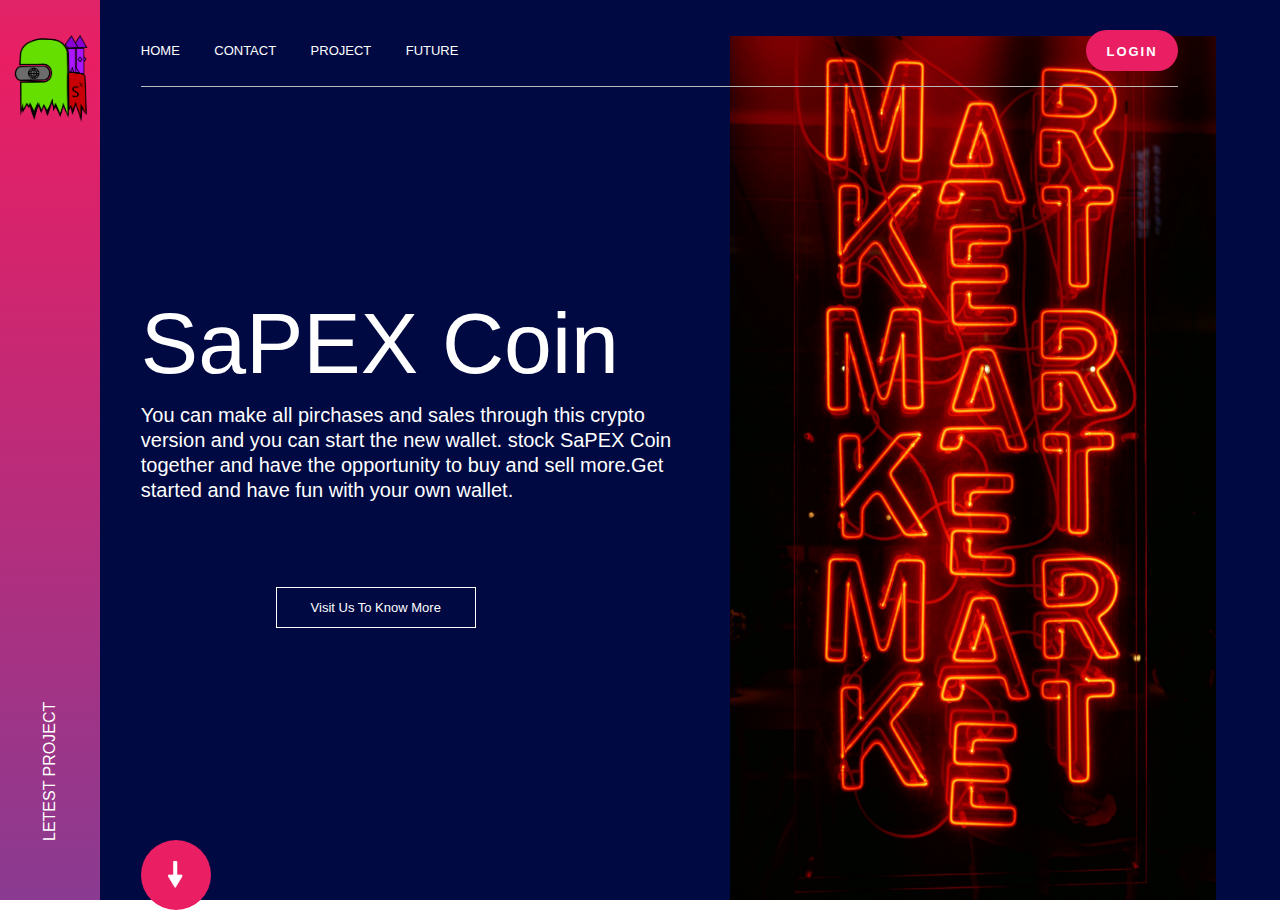
<file: index.html>
<!DOCTYPE html>
<html>
<head>
    <meta name="viewport" content="width=device-width, initial-scale=1.0">
    <title>SaPEX Project</title>
    <link rel="stylesheet" href="style.css">
    <link rel="shortcut icon" href="photos/logo69.png" type="image/x-icon">
</head>
<body>
    <div class="header">
        <div class="top-nav">
           <ul>
            <li><a href="">HOME</a></li>
            <li><a href="contact.html">CONTACT</a></li>
            <li><a href="">PROJECT</a></li>
            <li><a href="">FUTURE</a></li>
           </ul>
           <button class="btn"><a href="login.html">LOGIN</a></button> 
        </div>
        <div class="side-nav">
            <img src="photos/logo69.png" class="logo">
            <a href="#">LETEST PROJECT</a>
        </div>
        <div class="text-box">
            <p>SaPEX Coin</p>
            <h1>You can make all pirchases and sales through this crypto version and you can start the new wallet. stock SaPEX Coin together and have the opportunity to buy and sell more.Get started and have fun with your own wallet.</h1>
            <a href="shop new.html" class="hero-btn">Visit Us To Know More</a>
            <br>
            <dic class="icon">
                <img src="photos/arrow.png">
            </dic>
        </div>
    </div>
</body>
</html>
</file>
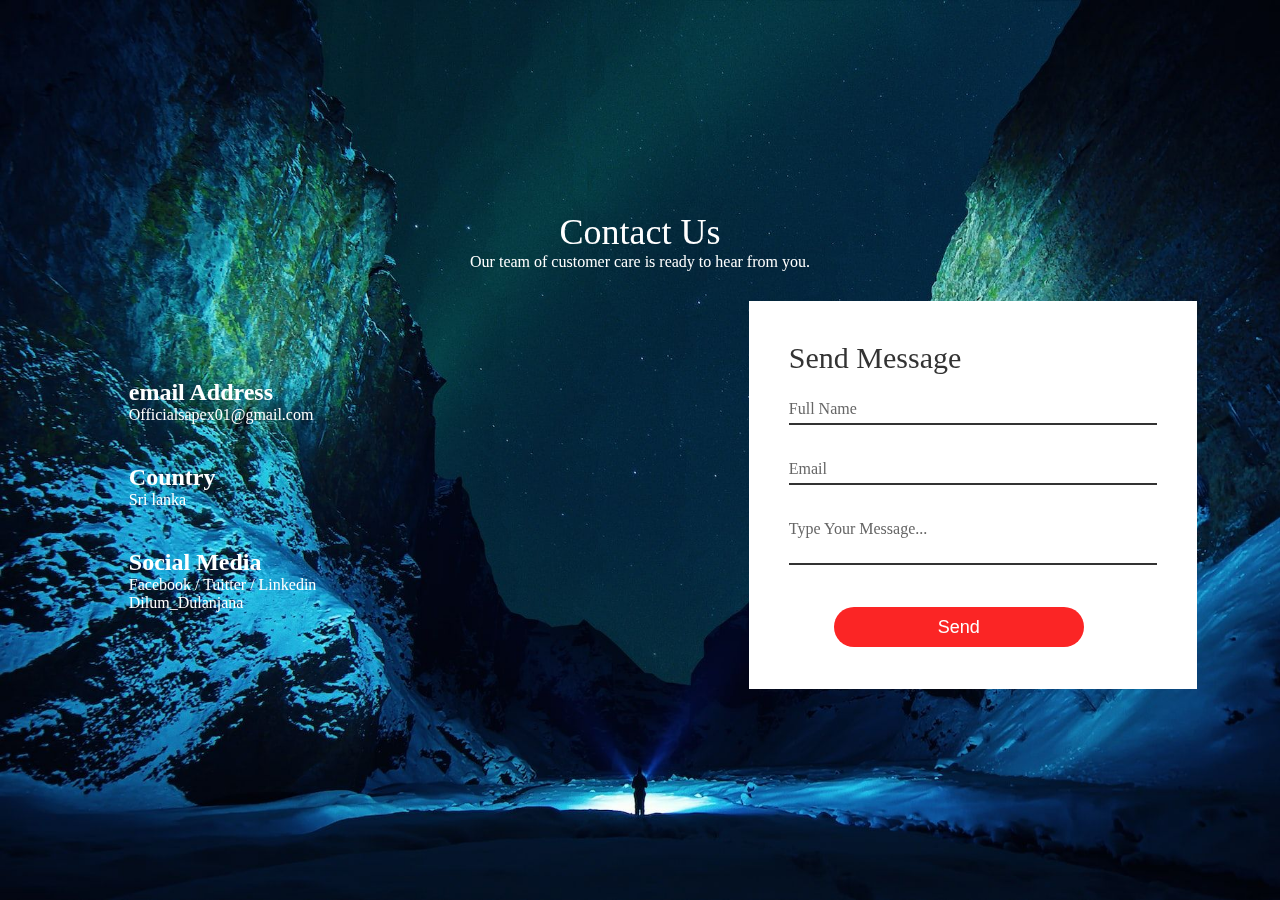
<file: contact.html>
<!DOCTYPE html>
<html>
<head>
    <meta name="viewport" content="width=device-width, initial-scale1.0">
    <title>Contact Us</title>
    <link rel="stylesheet" href="https://cdn.jsdelivr.net/npm/bootstrap@5.2.3/dist/css/bootstrap.min.css" integrity="sha384-rbsA2VBKQhggwzxH7pPCaAqO46MgnOM80zW1RWuH61DGLwZJEdK2Kadq2F9CUG65" crossorigin="anonymous">
    <link rel="stylesheet" type="text/css" href="contact.css">
    <link rel="shortcut icon" href="photos/logo69.png" type="image/x-icon">
</head>
<body>
    <section class="contact">
        <div class="content">
            <h2>Contact Us</h2>
            <p>Our team of customer care  is ready to hear from you.</p>
        </div>
        <div class="container">
            <div class="contactInfo">
                <div class="box">
                    <div class="icon"></div>
                    <div class="text">
                        <h2>email Address</h2>
                        <p>Officialsapex01@gmail.com</p>
                    </div>
                </div>
                <div class="box">
                    <div class="icon"></div>
                    <div class="text">
                        <h2>Country</h2>
                        <p>Sri lanka</p>
                    </div>
                </div>
                <div class="box">
                    <div class="icon"></div>
                    <div class="text">
                        <h2>Social Media</h2>
                        <p>Facebook / Tuitter / Linkedin<br>Dilum_Dulanjana</p>
                     </div>
                </div>
            </div>
            <div class="contactInfo">
                <form>
                    <h2>Send Message</h2>
                    <div class="inputBox">
                        <input type="text" name="" required="required">
                        <span>Full Name</span>
                    </div>
                    <div class="inputBox">
                        <input type="text" name="" required="required">
                        <span>Email</span>
                    </div>
                    <div class="inputBox">
                        <textarea required="required"></textarea>
                        <span>Type Your Message...</span>
                    </div>
                    <div class="inputBox">
                        <input type="Submit" name="" value="Send">
                    </div>
                </form>
            </div>
        </div>
    </section>
</body>
</html>
</file>
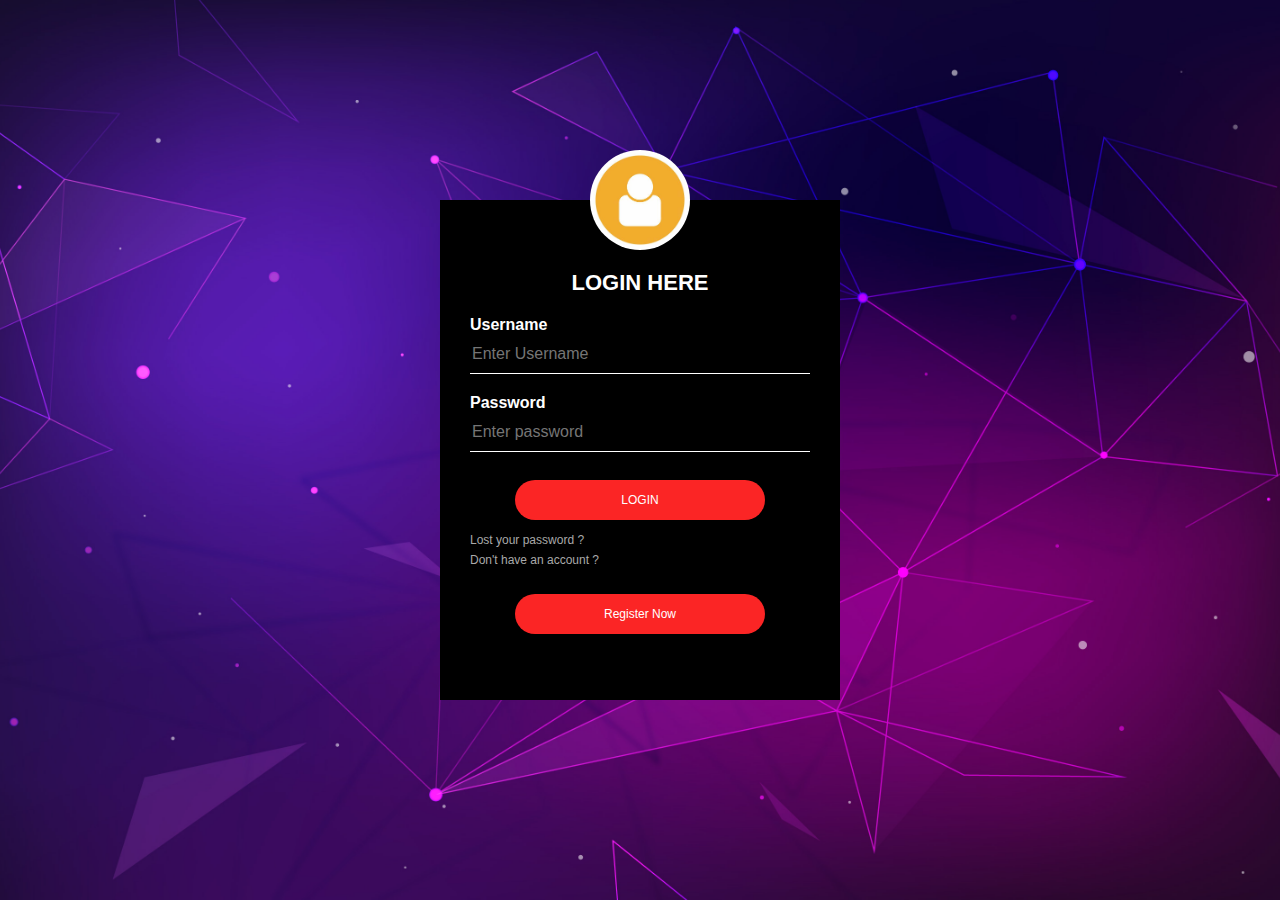
<file: login.html>
<html>
<head>
    <title>Sign up from</title>
    <link rel="stylesheet" href="login.css">
    <link rel="shortcut icon" href="photos/logo69.png" type="image/x-icon">
</head>
    <body>
        <div class="loginbox">
        <img src="photos/th (2).jfif" class="avatar">
            <h1>LOGIN HERE</h1>
            <form>
                <p>Username</p>
                <input type="text" name="" placeholder="Enter Username">
                <p>Password</p>
                <input type="password" name="" placeholder="Enter password">
                <button class="bla"><a href="wallet.html">LOGIN</a></button><br>
                <br>
                <a href="#">Lost your password ?</a><br>
                <a href="#">Don't have an account ?</a><br>
             </form>
            <button class="gogo"><a href="register.html">Register Now</a></button>
        </div>
    </body>
</html>
</file>
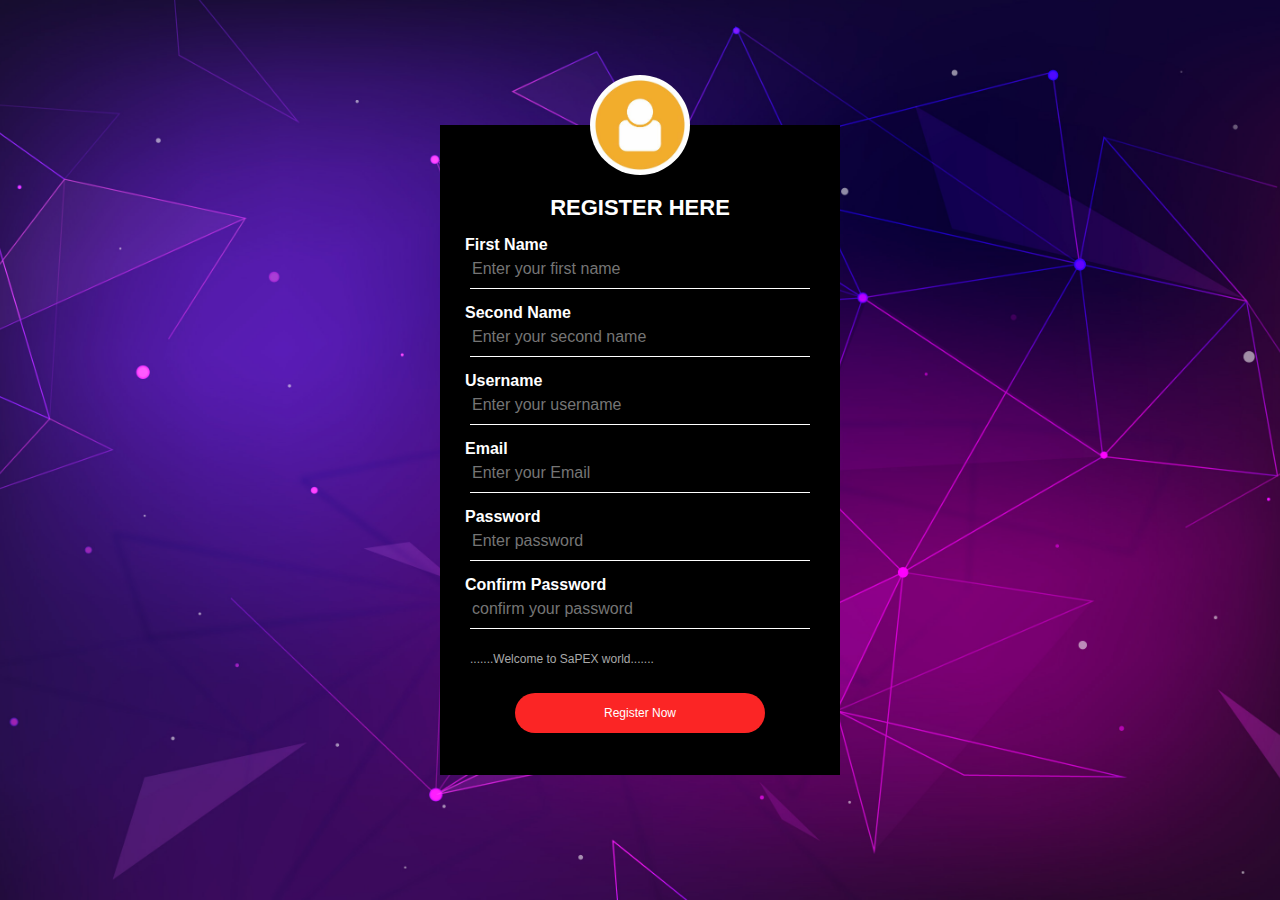
<file: register.html>
<html>
<head>
    <title>Sign up from</title>
    <link rel="stylesheet" href="register.css">
    <link rel="shortcut icon" href="photos/logo69.png" type="image/x-icon">
</head>
    <body>
        <div class="loginbox">
        <img src="photos/th (2).jfif" class="avatar">
            <h1>REGISTER HERE</h1>
            <form>
                <p>First Name</p>
                <input type="text" name="" placeholder="Enter your first name">
                <p>Second Name</p>
                <input type="text" name="" placeholder="Enter your second name">
                 <p>Username</p>
                <input type="text" name="" placeholder="Enter your username">
                <p>Email</p>
                <input type="Email" name="" placeholder="Enter your Email">
                <p>Password</p>
                <input type="Password" name="" placeholder="Enter password">
                <p>Confirm Password</p>
                <input type="password" name="" placeholder="confirm your password">
                <a href="#">.......Welcome to SaPEX world.......</a><br>
             </form>
            <button class="gogo"><a href="">Register Now</a></button>
        </div>
    </body>
</html>
</file>
<file: style.css>
*{
    margin: 0;
    padding: 0;
    font-family: 'Poppins', sans-serif;
    box-sizing: border-box;
}
.header{
    width: 100%;
    height: 100vh;
    background: #000942;
    padding-left: 11%;
    padding-right: 8%;
    position: relative;

    background-image: url(photos/karine-germain-iIWCjgK3704-unsplash.jpg);
    background-size: 38%;
    background-repeat: no-repeat;
    background-position: 92% 100%;
}
.top-nav{
    display: flex;
    align-items: center;
    justify-content: space-between;
    padding: 30px 0 15px;
    border-bottom: 1px solid #bababa;
}
.top-nav ul li{
    list-style: none;
    display: inline-block;
    margin-right: 30px;
    margin-top: 10px;
    margin-bottom: 10px;
}
.top-nav ul li a{
    color: #fff;
    text-decoration: none;
    font-size: 13px;
    display: flex;
    align-items: center;
    justify-content: space-between;
    margin: 0 auto;
}
.top-nav button{
    background: #e91e63;
    color: #fff;
    border: 0;
    outline: 0;
    border-radius: 30px;
    padding: 10px 20px;
    cursor: pointer;
}
.side-nav{
    position: fixed;
    background: #e91e63;
    left: 0;
    top: 0;
    width: 100px;
    height: 100vh;
    display: flex;
    justify-content: space-between;
    align-items: center;
    flex-direction: column;
    padding: 50px 0;
    background: linear-gradient(#00bcd4, #e91e63, #3f51b5, #00bcd4);
    background-size: 100% 500%;
    background-position: 0 40%;
}
.side-nav img{
    width: 120px;
}
.side-nav:hover{
    animation: backcolor 20s linear infinite reverse;
}
@keyframes backcolor{
    0%{
        background-position: 0 0%;

    }
    100%{
        background-position: 0 400%;

    }  
}
.side-nav .logo{
    width: 120px;
    cursor: pointer;
    margin-top: -60%;
    margin-left: 10%;
}
.side-nav a{
    text-decoration: none;
    color: #fff;
    transform: rotate(-90deg) translateX(50%);
    width: max-content;
}
.text-box{
    margin-top: 20%;
    font-size: 86px;
    color: #fff;
}
.text-box h1{
    font-weight: 500;
    font-size: 20px;
    max-width: 550px;
    line-height: 25px;
    margin-top: 10px;
    margin-bottom: 30px;
}
.hero-btn{
    display: inline-block;
    text-decoration: none;
    color: #fff;
    border: 1px solid #fff;
    padding: 12px 34px;
    font-size: 13px;
    background: transparent;
    position: relative;
    cursor: pointer;
    margin-top: -20%;
    margin-left: 13%;   
}
.hero-btn:hover{
    border: 1px solid #f44336;
    background: #f44336;
    transition: 1s;
}
.btn{
    cursor: pointer;
     color: #cc0052;
     font-size: 18px;
     letter-spacing: 2px;
     padding: 10px 30px;
     border: 2px solid #fff;
     background: transparent;
     text-decoration: none;
     text-align: center;
     font-weight: bold;
 }
 .btn:hover{
     border: 1px solid #f44336;
     background: #f44336;
     transition: 1s; 
 }
 .btn a{
      color: #fff;
     text-decoration: none;
     font-size: 13px;
 }
 .btn a:visited{
     background-color: #fff;
 }
 .btn a:link{
    text-decoration: none; 
 }
 .text-box .icon{
    background: #e91e63;
    width: 70px;
    height: 70px;
    border-radius: 50%;
    display: flex;
    align-items: center;
    justify-content: center;
    margin-top: 20%;
 }
.text-box .icon img{
    width: 15px;
}

@media screen and (max-width: 600px){
    .text-box p{
        font-size: 50px;
        line-height: 50px;
        margin-left: 15px;
        font-family:'Franklin Gothic Medium', 'Arial Narrow', Arial, sans-serif;
    }
    .side-nav{
        width: 100%;
        height: 30px;
        top: auto;
        bottom: 0;
    }
    .side-nav .logo{
        margin-left: 70%;
        margin-top: -15%;
        width: 80px;
    }
    .side-nav a{
        text-decoration: none;
        color: #fff;
        transform: rotate(360deg) translateX(100%);
        width: max-content;
        margin-top: -19%;
        margin-right: 128%;
        font-family:'Gill Sans', 'Gill Sans MT', Calibri, 'Trebuchet MS', sans-serif;
    }
    .text-box h1{
        font-size: 18px;
        line-height: 18px;
        margin-top: 10px;
        margin-left: 13px;
        font-family: Cambria, Cochin, Georgia, Times, 'Times New Roman', serif;
    }
    .hero-btn{
        top: -50px;
    }
}
</file>
<file: contact.css>
*{
    margin: 0;
    padding: 0;
    box-sizing: border-box;
}
.contact{
    position: fixed;
    min-height: 100vh;
    width: 100%;
    display: flex;
    justify-content: center;
    align-items: center;
    flex-direction: column;
    background: url(photos/jonatan-pie-3l3RwQdHRHg-unsplash.jpg);
    background-size:cover;
}
.contact .content{
    max-width: 800px;
    text-align: center;
}
.contact .content h2{
    font-size: 36px;
    font-weight: 500;
    color: #fff;
}
.contact .content p{
    font-weight: 300;
    color: #fff;
}
.container{
    width: 100%;
    display: flex;
    justify-content: center;
    align-items: center;
    margin-top: 30px;
    margin-left: 17%;
}
.container .contactInfo{
    width: 50%;
    display: flex;
    flex-direction: column;
}
.container .contactInfo .box{
    position: relative;
    padding: 20px 0;
    display: flex;
}
.container .contactInfo .box .text{
    display: flex;
    margin-left: 20px;
    font-size: 16px;
    color: #fff;
    flex-direction: column;
    font-weight: 300;
}
.container .contactInfo .box .text h3{
    font-weight: 500;
    color: #00bcd4;
}
.contactInfo form{
    width: 70%;
    padding: 40px;
    background: #fff;
}
.contactInfo form h2{
    font-size: 30px;
    color: #333;
    font-weight: 300;
}
.contactInfo form .inputBox{
    position: relative;
    width: 100%;
    margin-top: 10px;
}
.contactInfo form .inputBox input,
.contactInfo form .inputBox textarea{
    width: 100%;
    padding: 5px 0;
    font-size: 16px;
    margin: 10px 0;
    border: none;
    border-bottom: 2px solid #333;
    outline: none;
    resize: none;
}
.contactInfo form .inputBox span{
    position: absolute;
    left: 0;
    padding: 5px 0;
    font-size: 16px;
    margin: 10px 0;
    pointer-events: none;
    transition: 0.5s;
    color: #666;
}
.contactInfo form .inputBox input:focus ~ span,
.contactInfo form .inputBox input:valid ~ span,
.contactInfo form .inputBox textarea:focus ~ span,
.contactInfo form .inputBox textarea:valid ~ span{
    color: #e91e63;
    font-size: 12px;
    transform: translateY(-20px);
}
.contactInfo form .inputBox input[type="Submit"]{
    border: none;
    outline: none;
    height: 40px;
    width: 250px;
    background: #fb2525;
    color: #fff;
    font-size: 18px;
    border-radius: 20px;
    transform: translate(18%,20%);
    text-decoration: none;
}
.contactInfo form .inputBox input[type="Submit"]:hover{
    cursor: pointer;
    background: #ffc107;
    color: #000;
} 
@media (max-width: 991px){
    .contact{
        padding: 50px;
    }
    .container{
        flex-direction: column;
    }
    .container .contactInfo{
        margin-bottom: 40px;
        margin-right: 25%;
    }
    .container .contactInfo form{
        width: 150%;
    }
}
@media screen and (max-width: 600px){
    .contactInfo form .inputBox input[type="Submit"]{
        margin-left: -10px;
        width: 85px;
    }
    .contactInfo form{
        margin-left: -60px;
        line-height: 23px;
        margin-top: -55px;
        width: 50%;
    }
    .container .contactInfo .box .text{
        margin-left: -20px;
    }
    .contact .content h2{
        font-size: 25px;
    }
    .contact .content p{
        font-size: 10px;
    }
    .container .contactInfo .box h2{
         font-size: 18px;
         line-height: 10px;
         margin-top: -30px;
    }
    .container .contactInfo .box p{
        font-size: 10px;
    }
}
</file>
<file: login.css>
body{
    margin: 0;
    padding: 0;
    background: url(photos/3425225.jpg);
    background-size: cover;
    background-position: center;
    font-family: sans-serif;
}
.loginbox{
    width: 400px;
    height: 500px;
    background: #000;
    color: #fff;
    top: 50%;
    left: 50%;
    position: absolute;
    transform: translate(-50%,-50%);
    box-sizing: border-box;
    padding: 70px 30px;
}
.avatar{
    width: 100px;
    height: 100px;
    border-radius: 70%;
    position: absolute;
    top: -50px;
    left: calc(50% - 50px);
}
h1{
    margin: 0;
    padding: 0 0 20px;
    text-align: center;
    font-size: 22px;
}
.loginbox p{
    margin: 0;
    padding: 0;
    font-weight: bold;
}
.loginbox input{
    width: 100%;
    margin-bottom: 20px;
}
.loginbox input[type="text"], input[type="password"], input[type="email"]{
    border: none;
    border-bottom: 1px solid #fff;
    background: transparent;
    outline: none;
    height: 40px;
    color: #fff;
    font-size: 16px;
}
.loginbox a{
    text-decoration: none;
    font-size: 12px;
    line-height: 20px;
    color: darkgrey;
}
.loginbox a:hover{
    color: #ffc107;
}
 /*------------register-------------*/

.gogo{
    border: none;
    outline: none;
    height: 40px;
    width: 250px;
    background: #fb2525;
    color: #fff;
    font-size: 18px;
    border-radius: 20px;
    transform: translate(18%,20%);
    text-decoration: none;
}
.gogo:hover{
    cursor: pointer;
    background: #ffc107;
    color: #000;
}
.gogo a{
     color: #fff;
    text-decoration: none;
}
/*----------------------login---------------------*/

.bla{
    border: none;
    outline: none;
    height: 40px;
    width: 250px;
    background: #fb2525;
    color: #fff;
    font-size: 18px;
    border-radius: 20px;
    transform: translate(18%,20%);
    text-decoration: none;
}
.bla:hover{
    cursor: pointer;
    background: #ffc107;
    color: #000;
}
.bla a{
     color: #fff;
    text-decoration: none;
}
</file>
<file: register.css>
body{
    margin: 0;
    padding: 0;
    background: url(photos/3425225.jpg);
    background-size: cover;
    background-position: center;
    font-family: sans-serif;
}
.loginbox{
    width: 400px;
    height: 650px;
    background: #000;
    color: #fff;
    top: 50%;
    left: 50%;
    position: absolute;
    transform: translate(-50%,-50%);
    box-sizing: border-box;
    padding: 70px 30px;
}
.avatar{
    width: 100px;
    height: 100px;
    border-radius: 70%;
    position: absolute;
    top: -50px;
    left: calc(50% - 50px);
}
h1{
    margin: 0;
    padding: 0 0 20px;
    text-align: center;
    font-size: 22px;
}
.loginbox p{
    margin: -5px;
    padding: 0;
    font-weight: bold;
}
.loginbox input{
    width: 100%;
    margin-bottom: 20px;
}
.loginbox input[type="text"], input[type="password"], input[type="email"]{
    border: none;
    border-bottom: 1px solid #fff;
    background: transparent;
    outline: none;
    height: 40px;
    color: #fff;
    font-size: 16px;
}
.loginbox input[type="submit"]{
    border: none;
    outline: none;
    height: 40px;
    background: #fb2525;
    color: #fff;
    font-size: 18px;
    border-radius: 20px;
}
.loginbox input[type="submit"]:hover{
    cursor: pointer;
    background: #ffc107;
    color: #000;
}
.loginbox a{
    text-decoration: none;
    font-size: 12px;
    line-height: 20px;
    color: darkgrey;
}
.loginbox a:hover{
    color: #ffc107;
}
/*------------------------------register----------------------------------*/

.gogo{
    border: none;
    outline: none;
    height: 40px;
    width: 250px;
    background: #fb2525;
    color: #fff;
    font-size: 18px;
    border-radius: 20px;
    transform: translate(18%,20%);
    text-decoration: none;
}
.gogo:hover{
    cursor: pointer;
    background: #ffc107;
    color: #000;
}
.gogo a{
     color: #fff;
    text-decoration: none;
}
</file>
